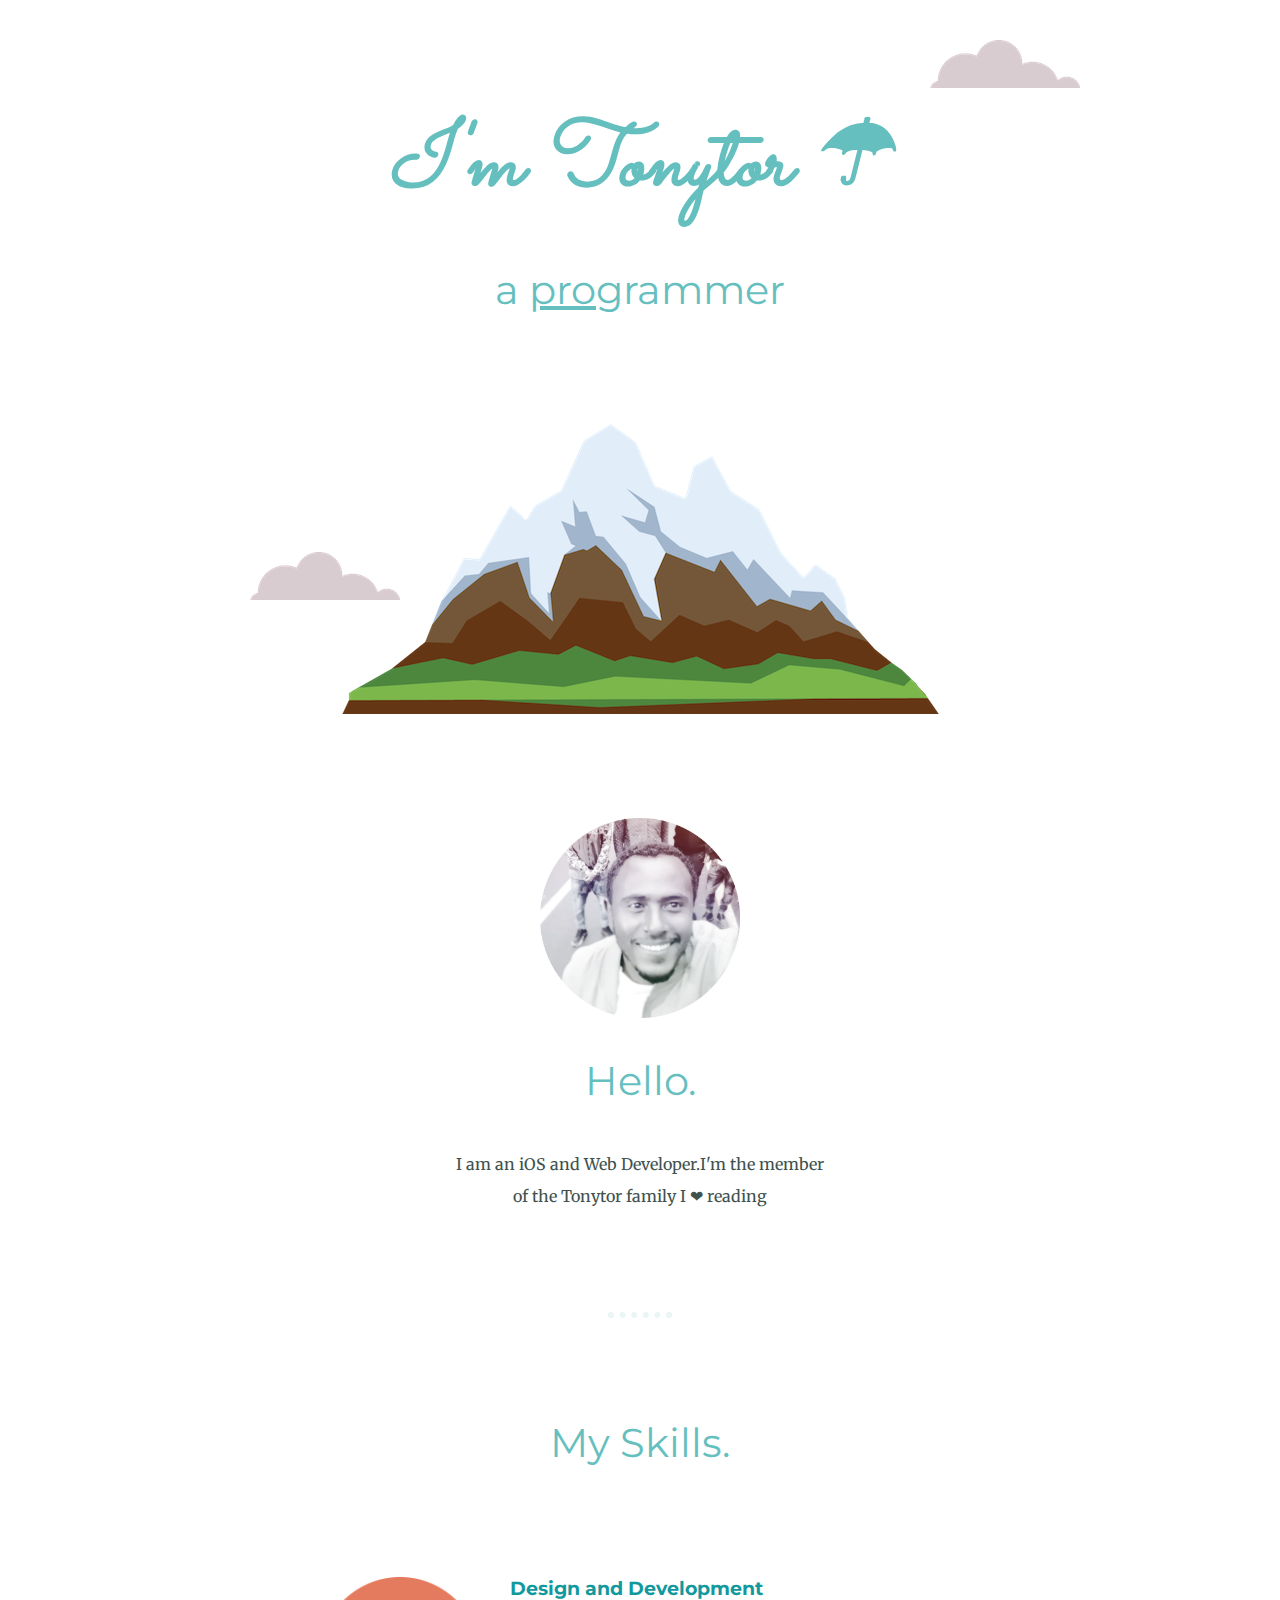
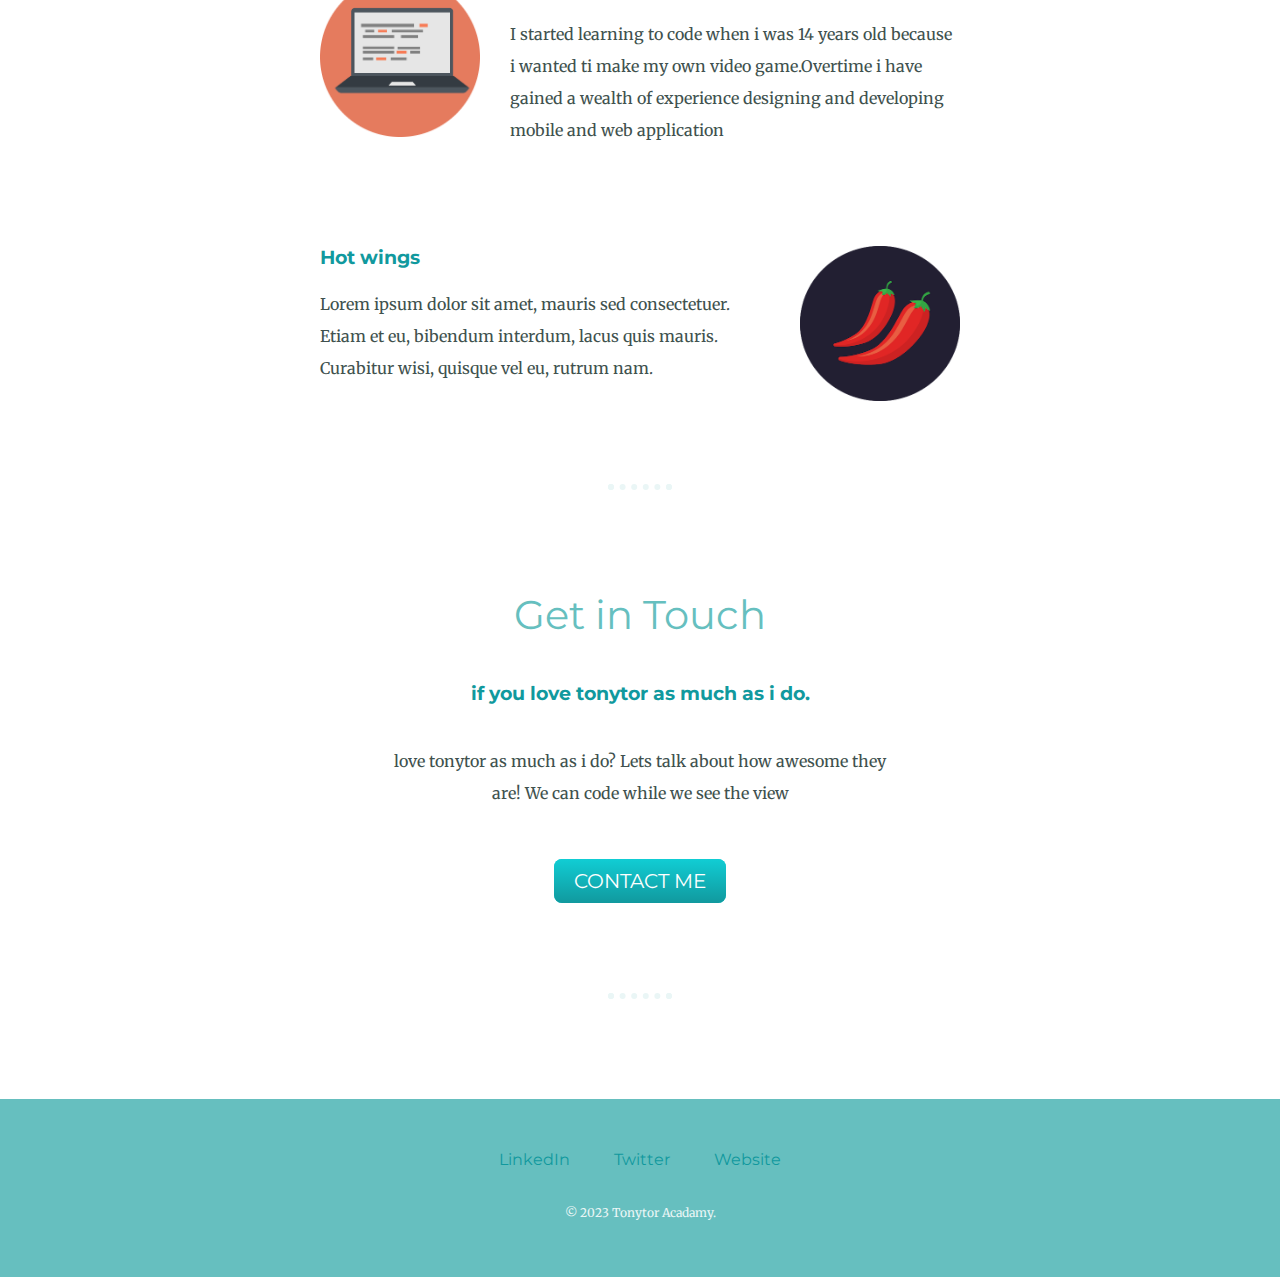
<file: index.html>
<!DOCTYPE html>
<html lang="en">
<head>
    <meta charset="UTF-8">
    <meta http-equiv="X-UA-Compatible" content="IE=edge">
    <meta name="viewport" content="width=device-width, initial-scale=1.0">
    <link rel="icon" href="./image/logo/favicon.ico">
    <link rel="stylesheet" href="./css/styles.css">
    <title>Tonytor</title>
    <link rel="preconnect" href="https://fonts.googleapis.com">
<link rel="preconnect" href="https://fonts.gstatic.com" crossorigin>
<link href="https://fonts.googleapis.com/css2?family=Domine:wght@400;500;700&family=Merriweather&family=Montserrat&family=Sacramento&display=swap" rel="stylesheet">
</head>
<body>
    <div id="top-container">
        <img class="top-cloud" src="./image/cloud.png" alt="cloud">
        <h1><em> I'm Tonytor ☂</em></h1>
        <h2>a <span class="pro">pro</span>grammer</h2>
        <img class="bottom-cloud" src="./image/cloud.png" alt="cloud">
        <img src="./image/mountain.png" alt="mountain">
    </div>
    
<div class="middle-container">
    <div class="profile">
      <img id="me" src="./image/me.jpg" alt="profile-pic">
      <h2>Hello.</h2>
      <p class="intro">I am an iOS and Web Developer.I'm the member of the Tonytor family I ❤ reading </p>
    </div>
    <hr>
    <div class="skills">
      <h2>My Skills.</h2>
      <div class="skill-row">
        <img class="computer-img" src="./image/computer1.png" alt="">
        <h3>Design and Development</h3>
        <p>I started learning to code when i was 14 years old because i wanted ti make my own video game.Overtime i have gained a wealth of experience designing  and developing mobile and web application</p>
      </div>
      <div class="skill-row">
        <img class="chilli-img" src="./image/chillies.png" alt="">
        <h3>Hot wings</h3>
        <p>Lorem ipsum dolor sit amet, mauris sed consectetuer. Etiam et eu, bibendum interdum, lacus quis mauris. Curabitur wisi, quisque vel eu, rutrum nam.</p>
      </div>
    </div>
    <hr>
    <div class="contact-me">
      <h2>Get in Touch</h2>
      <h3>if you love tonytor as much as i do.</h3>
      <p class="contact-message">love tonytor as much as i do? Lets talk about how awesome they are! We can code while we see the view </p>
       <a class="btn" href="./contact.html">CONTACT ME</a> 
    </div>
  </div>
 <hr>
  <div class="bottom-container">
    <a class="footer-link" href="https://www.linkedin.com/in/cancel-candel-341272220/">LinkedIn</a>
    <a class="footer-link" href="https://twitter.com/TemesgenTonytor">Twitter</a>
    <a class="footer-link" href="https://tonytore.github.io/CV/">Website</a>
    <p class="copyright">© 2023 Tonytor Acadamy.</p>
  </div>
  
  
  
  
    
</body>
</html>
</file>
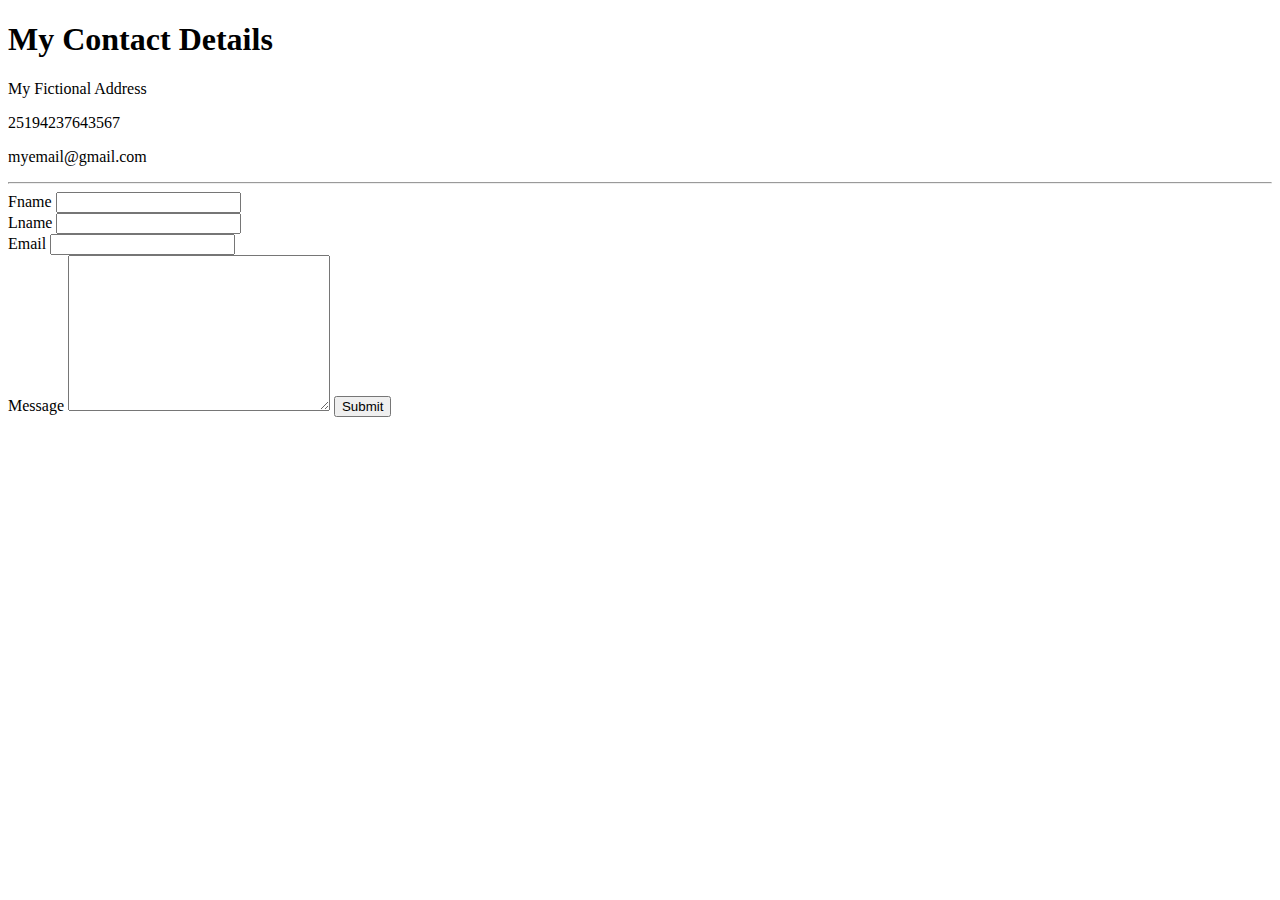
<file: contact.html>
<!DOCTYPE html>
<html lang="en">
<head>
    <meta charset="UTF-8">
    <meta http-equiv="X-UA-Compatible" content="IE=edge">
    <meta name="viewport" content="width=device-width, initial-scale=1.0">
    <title>CONTACT_ME</title>
</head>
<body>
    <h1>My Contact Details</h1>
    <p>My Fictional Address</p>
    <p>25194237643567</p>
    <p>myemail@gmail.com</p>
    <hr>
    <form action="mailto:teme4842@gmail.com" method="post" enctype="text/plain">
        <label for="">Fname</label>
        <input type="text" name="Fname" value=""><br>
        <label for="">Lname</label>
        <input type="text" name="Lname" value=""><br>
        <label for="">Email</label>
        <input type="email" name="Email" value=""><br>
        <label for="">Message</label>
        <textarea name="Message" id="" cols="30" rows="10"></textarea> 
        <input type="submit">
    </form>
    
    
</body>
</html>
</file>
<file: css/styles.css>
body {
    color: #40514E;
    margin: 0;
    text-align: center;
    font-family: 'Merriweather', serif;
  }
  
  h1 {
    color: #66BFBF;
    font-size: 5.625rem;
    margin: 50px auto 0 auto;
    font-family: 'Sacramento', cursive;
    margin-top: 100px;
  }
  
  h2 {
    color: #66BFBF;
    font-family: 'Montserrat', sans-serif;
    font-size: 2.5rem;
    font-weight: normal;
    padding-bottom: 10px;
  }
  
  h3 {
    color: #11999E;
    font-family: 'Montserrat', sans-serif;
  }
  
  p {
    line-height: 2;
  }
  
  hr {
    border: dotted #EAF6F6 6px;
    border-bottom: none;
    width: 4%;
    margin: 100px auto;
  }
  
  a{
    color: #11999E;
    font-family: 'Montserrat', sans-serif;
    margin: 10px 20px;
    text-decoration: none;
  }
  
  a:hover {
    color: #EAF6F6;
  }
  
  .top-container {
    background-color: #E4F9F5;
    position: relative;
    padding-top: 100px;
  }
  
  .middle-container {
    margin: 100px 0;
  }
  
  .bottom-container {
    background-color: #66BFBF;
    padding: 50px 0 20px;
  }
  
  .skill-row {
    width: 50%;
    margin: 100px auto 100px auto;
    text-align: left;
  }
  
  #me{
    width: 200px;
  }
  .pro {
    text-decoration: underline;
  }
  
  .intro {
    width: 30%;
    margin: auto;
  }
  
  .contact-message {
    width: 40%;
    margin: 40px auto 60px;
  }
  
  .copyright {
    color: #EAF6F6;
    font-size: 0.75rem;
    padding: 20px 0;
  }
  
  .top-cloud {
    position: absolute;
    right: 200px;
    top: 40px;
  }
  
  .bottom-cloud {
    position: absolute;
    left: 250px;
    bottom: 300px;
  }
  
  .computer-img {
    width: 25%;
    float: left;
    margin-right: 30px;
  }
  
  .chilli-img {
    width: 25%;
    float: right;
    margin-left: 30px;
  }
  
  .btn {
    background: #11cdd4;
    background-image: -webkit-linear-gradient(top, #11cdd4, #11999e);
    background-image: -moz-linear-gradient(top, #11cdd4, #11999e);
    background-image: -ms-linear-gradient(top, #11cdd4, #11999e);
    background-image: -o-linear-gradient(top, #11cdd4, #11999e);
    background-image: linear-gradient(to bottom, #11cdd4, #11999e);
    -webkit-border-radius: 8;
    -moz-border-radius: 8;
    border-radius: 8px;
    font-family: 'Montserrat', sans-serif;
    color: #ffffff;
    font-size: 20px;
    padding: 10px 20px 10px 20px;
    text-decoration: none;
  }
  
  .btn:hover {
    background: #30e3cb;
    background-image: -webkit-linear-gradient(top, #30e3cb, #2bc4ad);
    background-image: -moz-linear-gradient(top, #30e3cb, #2bc4ad);
    background-image: -ms-linear-gradient(top, #30e3cb, #2bc4ad);
    background-image: -o-linear-gradient(top, #30e3cb, #2bc4ad);
    background-image: linear-gradient(to bottom, #30e3cb, #2bc4ad);
    text-decoration: none;
  }
</file>
